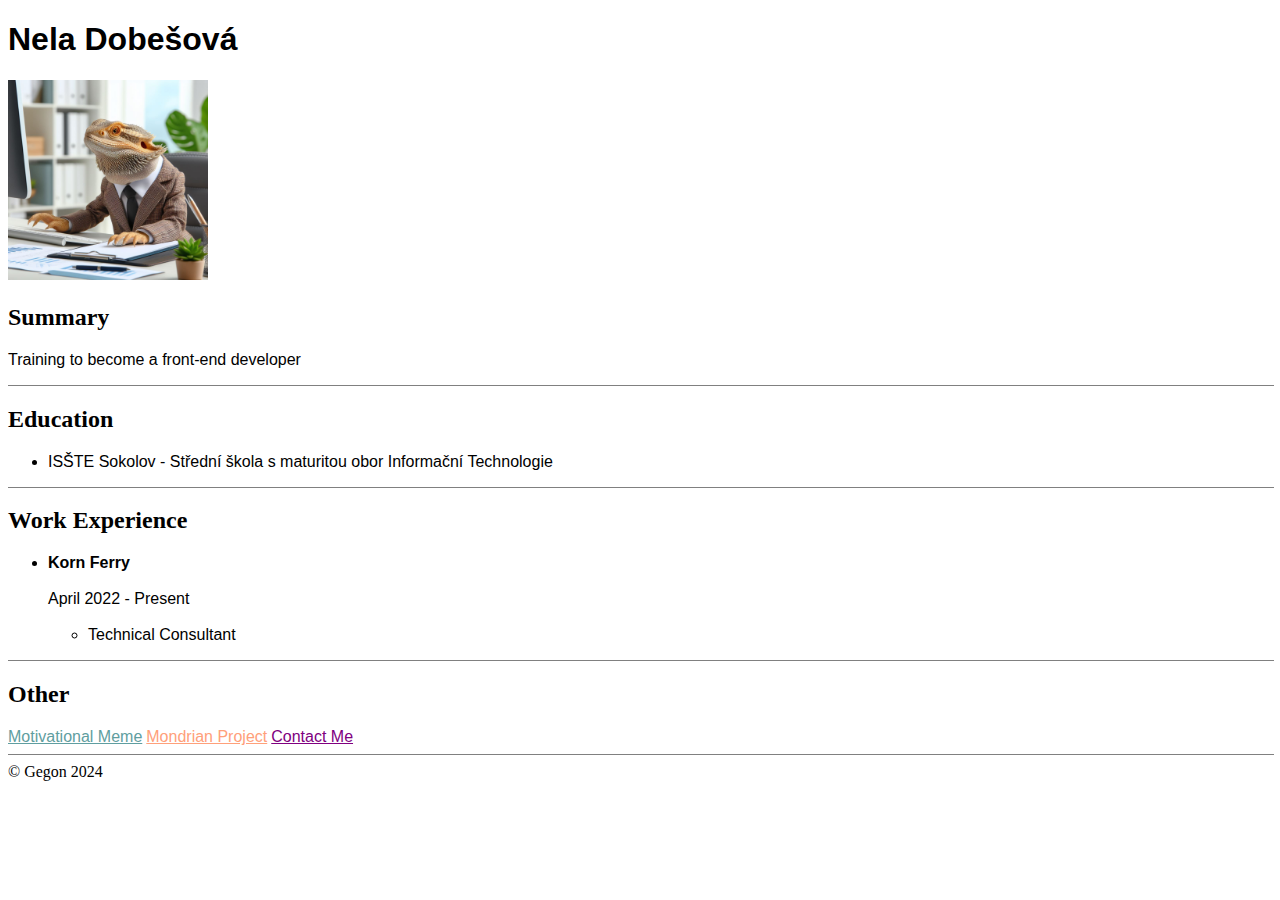
<file: index.html>
<!DOCTYPE html>
<html lang="en">
<head>
    <meta charset="UTF-8">
    <meta name="viewport" content="width=device-width, initial-scale=1.0">
    <title>My Resume</title>
</head>
<style>
    h1, p,a, ul, li{
        font-family: Arial, Helvetica, sans-serif;
    }
</style>
<body>
    <h1>Nela Dobešová</h1>
    <img src="./working dragon.png" width="200px">
    <h2>Summary</h2>
    <p>Training to become a front-end developer</p>
    <hr style="color:black" size="1" noshade="noshade" width="100%">
<h2>Education</h2>
<ul>
    <li>ISŠTE Sokolov - Střední škola s maturitou obor Informační Technologie</li>
</ul>
<hr style="color:black" size="1" noshade="noshade" width="100%">
<h2>Work Experience</h2>
<ul>
    <li><b>Korn Ferry</b><br><br>
    April 2022 - Present<br><br>
    <ul>
        <li>Technical Consultant</ul>
</ul>
<hr style="color:black" size="1" noshade="noshade" width="100%">
<h2>Other</h2>
    <a href="motivation meme.html" style="color:cadetblue" target=”_blank”>Motivational Meme</a>
    <a href="Mondrian Project.html" style="color:lightsalmon" target=”_blank”>Mondrian Project</a>
<a href="./contact.html" style="color:purple" target=”_blank”>Contact Me</a><br>
<hr style="color:black" size="1" noshade="noshade" width="100%">
<footer>© Gegon 2024</footer>
</body>
</html>
</file>
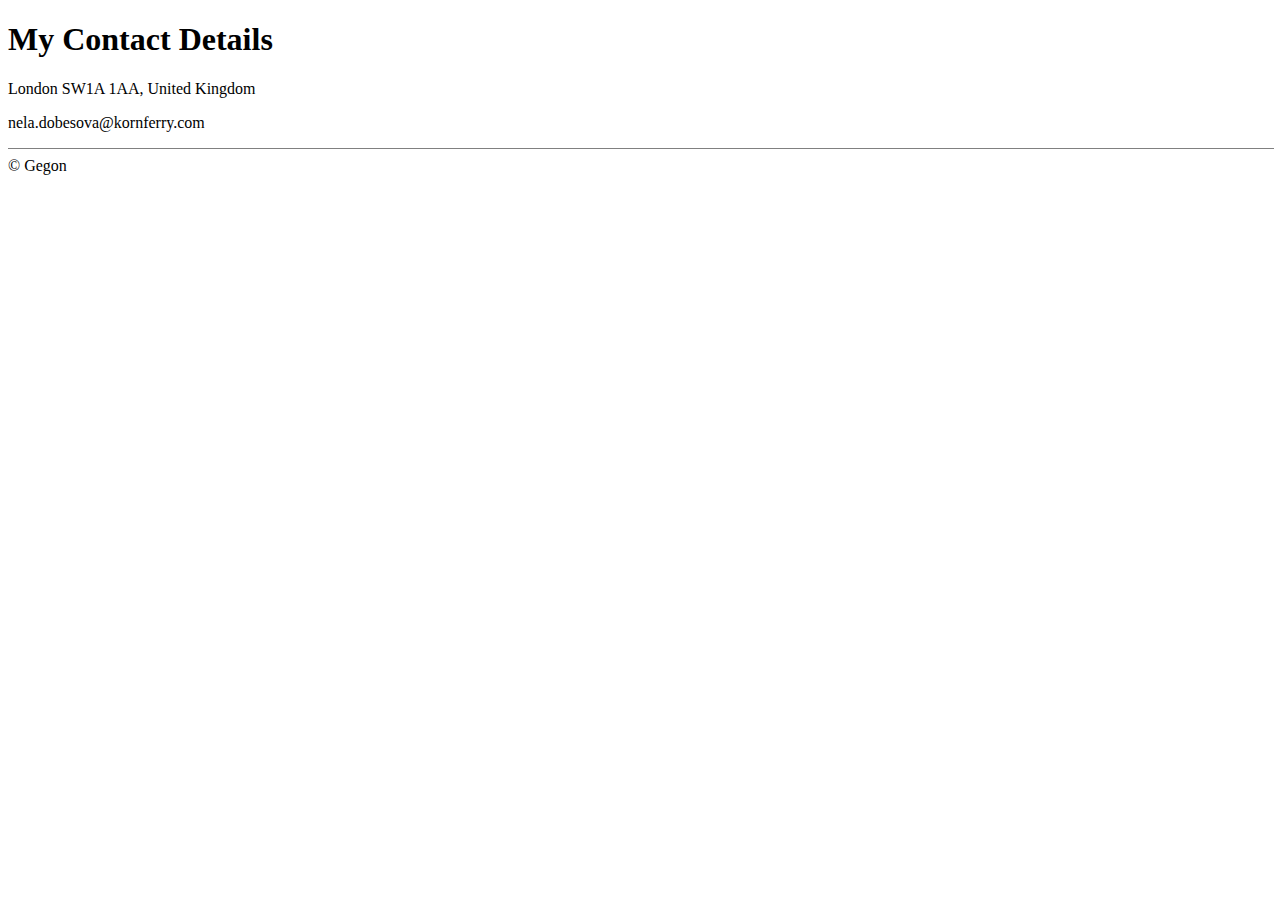
<file: contact.html>
<!DOCTYPE html>
<html lang="en">
<head>
    <meta charset="UTF-8">
    <meta name="viewport" content="width=device-width, initial-scale=1.0">
    <title>Contact Me</title>
</head>
<body>
    <h1>My Contact Details</h1>
    <p>London SW1A 1AA, United Kingdom</p>
    <p>nela.dobesova@kornferry.com</p>
    <hr style="color:black" size="1" noshade="noshade" width="100%">
<footer>© Gegon</footer>
</body>
</html>
</file>
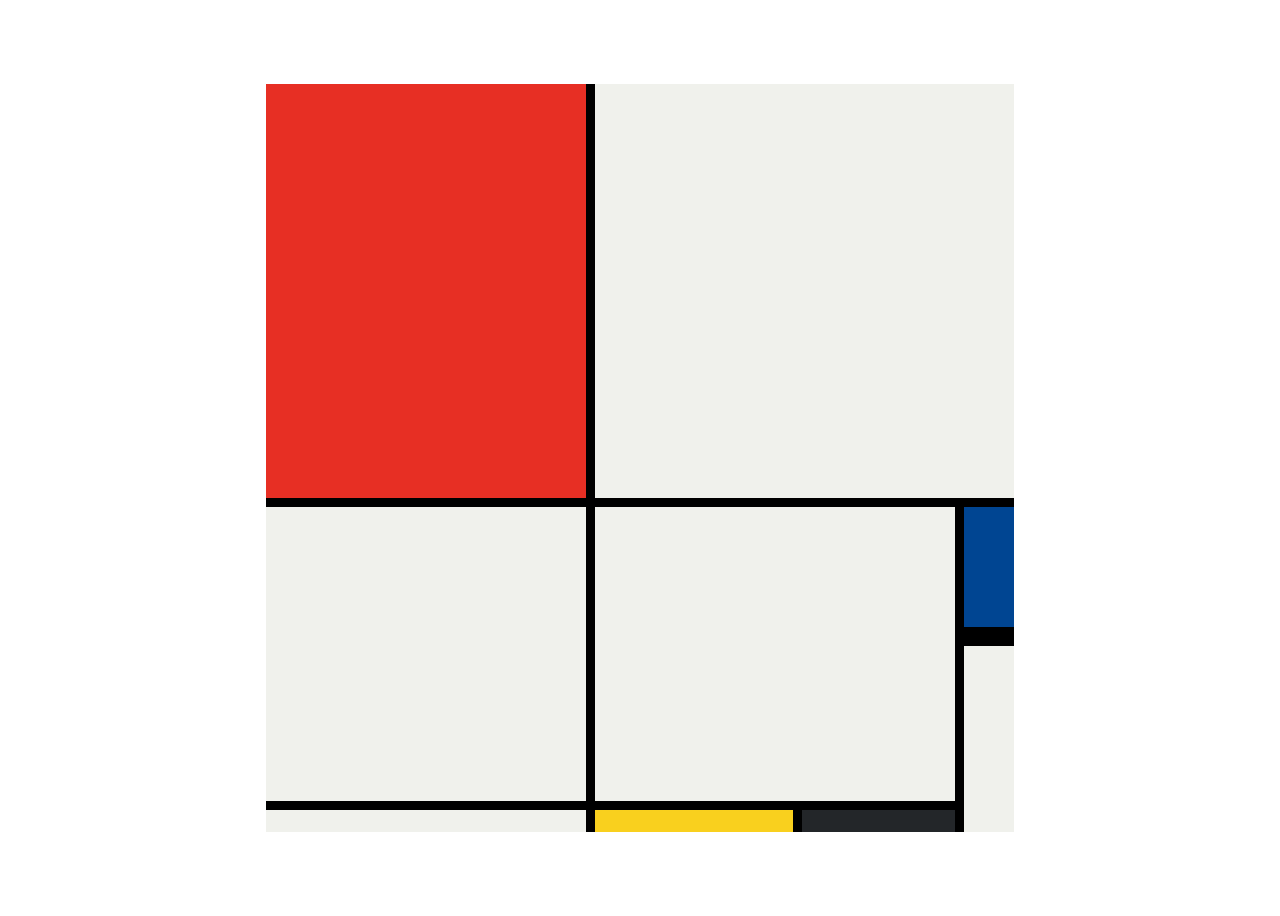
<file: Mondrian Project.html>
<!DOCTYPE html>
<html lang="en">

<head>
  <meta charset="UTF-8">
  <meta name="viewport" content="width=device-width, initial-scale=1.0">
  <title>Mondrian Project</title>
  <style>
    
    body{
      display:flex;
      justify-content: center;
      align-content: center;
      align-items: center;
      height: 100vh;
    }
    .container{
      display:grid;
      grid-template-columns: 320px 198px 153px 50px;
      grid-template-rows: 414px 130px 155px 22px;
      gap: 9px;
      height: 748px;
      width: 748px;
      background-color: #000;
    }
    .red{
      background-color: #E72F24;
      grid-area: 1/1/1/1;
    }
    .white-right{
      background-color: #F0F1EC;
      grid-column: span 3;
    }
    .white-left-bottom{
      background-color: #F0F1EC;
      grid-area: 2/1/2/1;
      grid-row: span 2;
    }
    .white-right-bottom{
      background-color: #F0F1EC;
      grid-area: 2/2/3/3;
      grid-row: span 2;
      grid-column: span 2;
    }
    .blue{
      background-color: #004592;
      grid-area: 2/4/2/4;
      border-bottom: 10px solid #000;
    }
    .yellow{
      background-color: #F9D01E;
      grid-area: 4/2/4/2;
    }
    .black{
     background-color: #232629;
     grid-area: 4/3/4/3;
    }
    .white-corner-right{
      background-color: #F0F1EC;
      grid-area: 3/4/3/4;
      grid-row: span 2;
    }

    .white-corner-left{
      background-color: #F0F1EC;
      grid-area: 4/1/4/1;
    }
  </style>
</head>

<body>
  <div class ="container">
    <div class="red"></div>
    <div class="white-right"></div>
    <div class="white-left-bottom"></div>
    <div class="white-right-bottom"></div>
    <div class="white-corner-right"></div>
    <div class="white-corner-left"></div>
    <div class="blue"></div>
    <div class="yellow"></div>
    <div class="black"></div>
</body>

</html>
</file>
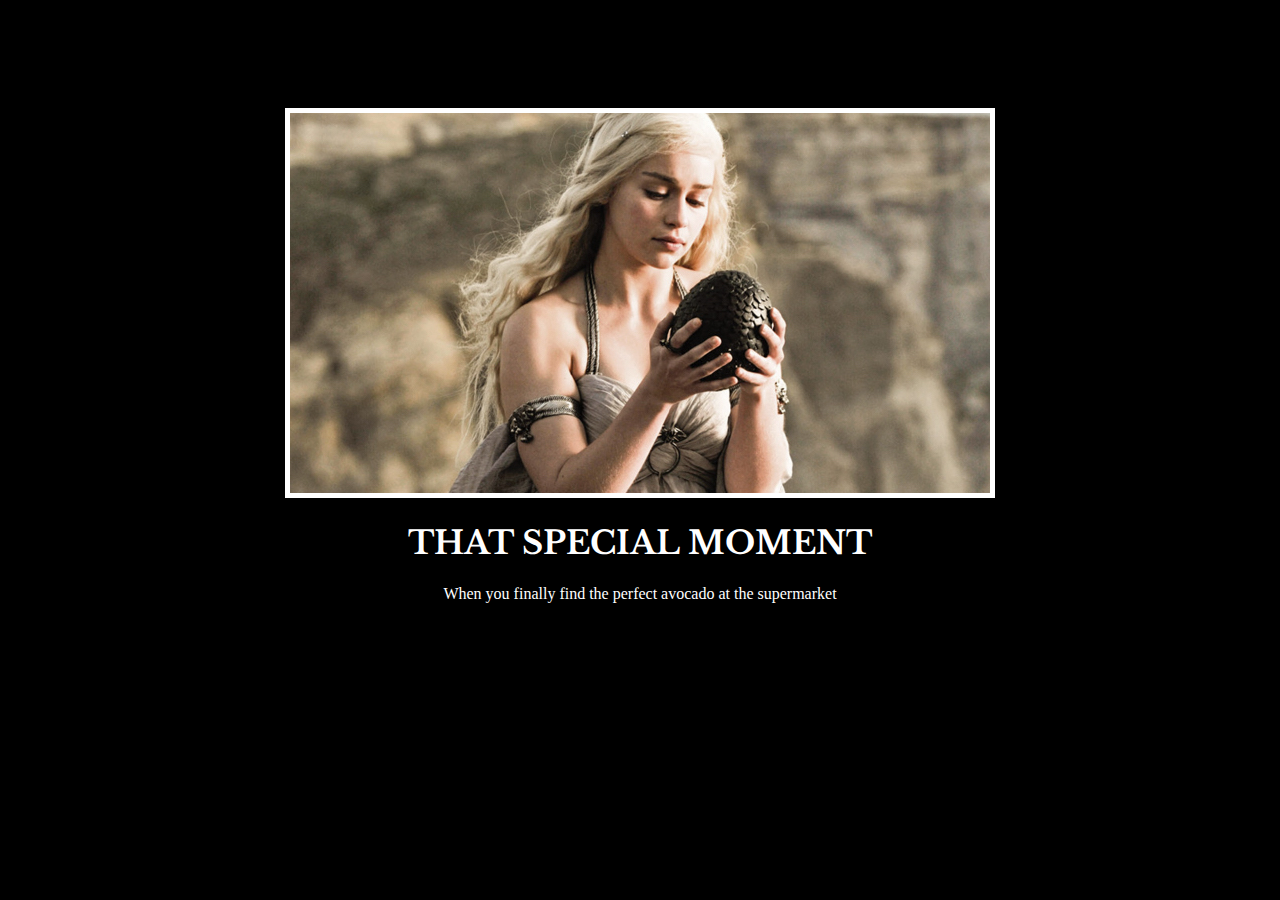
<file: motivation meme.html>
<!DOCTYPE html>
<html lang="en">
<head>
  <meta charset="UTF-8">
  <meta name="viewport" content="width=device-width, initial-scale=1.0">
  <link rel="preconnect" href="https://fonts.googleapis.com">
<link rel="preconnect" href="https://fonts.gstatic.com" crossorigin>
<link href="https://fonts.googleapis.com/css2?family=Libre+Baskerville&display=swap" rel="stylesheet">
<link rel="stylesheet" href="./motivation meme style.css" />
<title>Motivational Poster</title>
</head>

<body>
  <img src="./daenerys.jpeg" alt="woman holding avocado">
  <h1> That special moment</h1>
  <p>When you finally find the perfect avocado at the supermarket</p>
</body>
</html>
</file>
<file: motivation meme style.css>
*{
    background-color: black;
    text-align:center;

}
h1{
    color:white;
    text-transform:uppercase;
    font-family:"Libre Baskerville", serif ;
}
p{
color:white;
}

img{
    border: 5px solid white;
    margin-top:100px;
}
</file>
